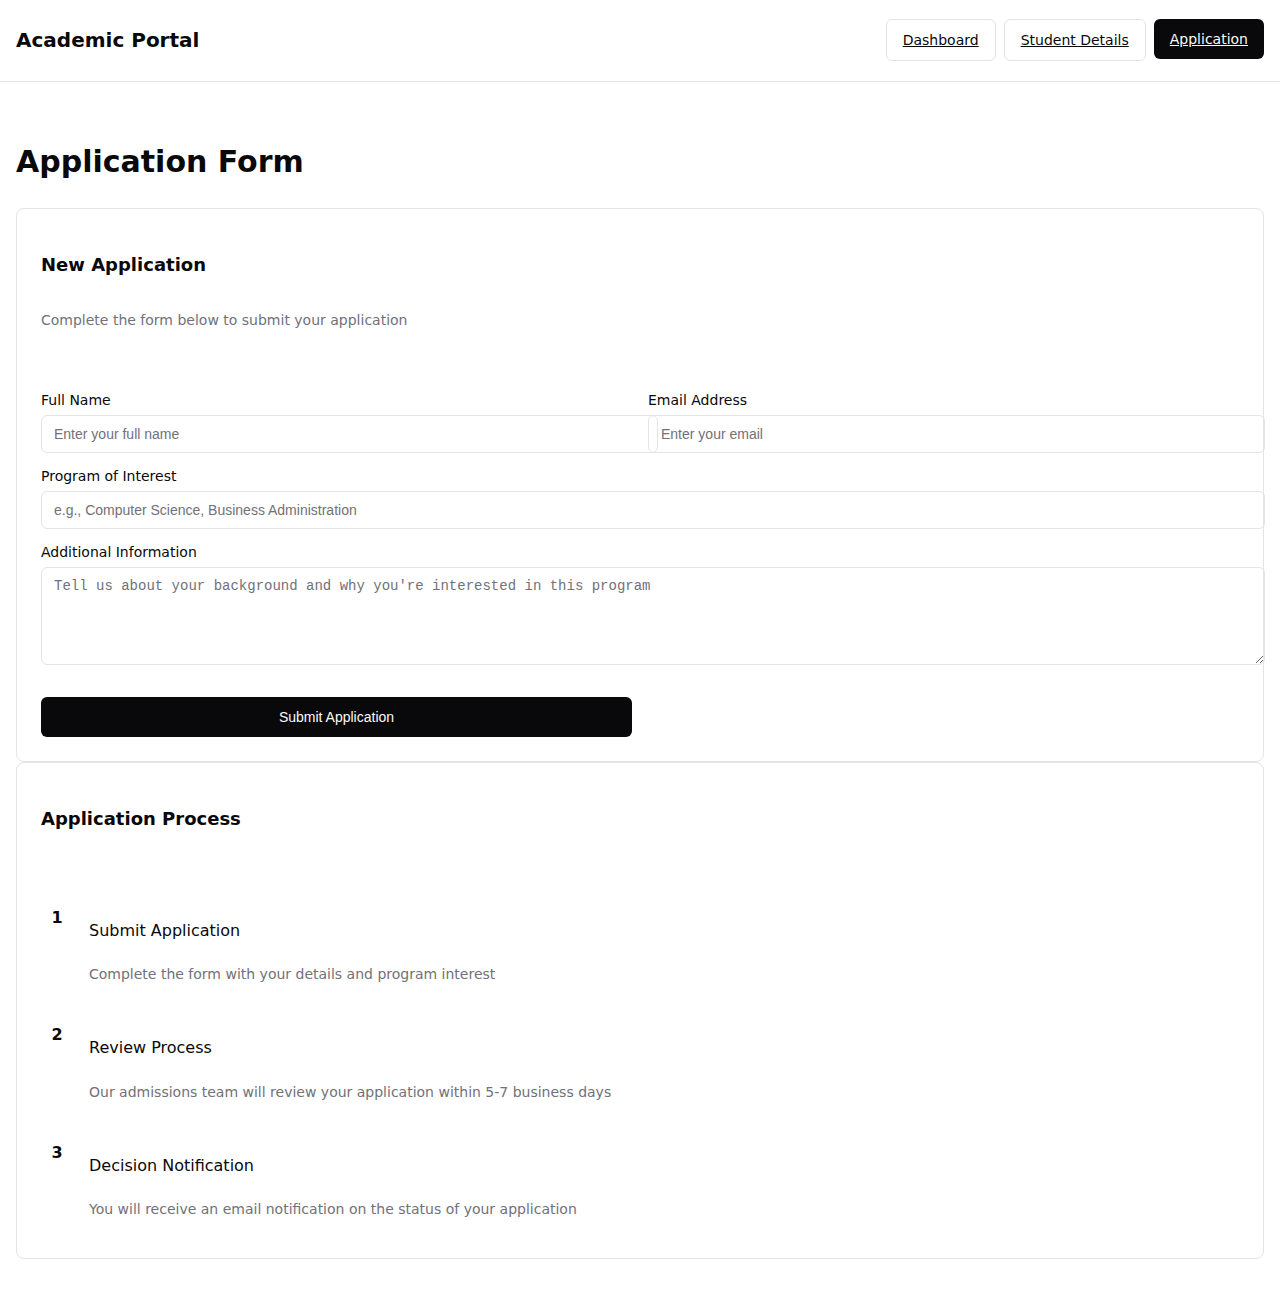
<file: application.html>
<!DOCTYPE html>
<html lang="en">
<head>
  <meta charset="UTF-8">
  <meta name="viewport" content="width=device-width, initial-scale=1.0">
  <title>Academic Portal - Application</title>
  <link rel="stylesheet" href="style.css">
</head>
<body class="bg-background text-foreground">

  <header class="header">
    <div class="container nav-container">
      <nav class="nav">
        <h1 class="logo">Academic Portal</h1>
        <div class="nav-links">
          <a href="index.html" class="button button-outline">Dashboard</a>
          <a href="student.html" class="button button-outline">Student Details</a>
          <a href="application.html" class="button button-default">Application</a>
        </div>
      </nav>
    </div>
  </header>

  <main class="container page-content">
    <h2 class="page-title">Application Form</h2>
    
    <div class="card">
      <div class="card-header">
        <h3 class="card-title">New Application</h3>
        <p class="card-description">Complete the form below to submit your application</p>
      </div>
      <div class="card-content">
        <form action="#" method="post" class="form-grid">
          <div class="input-group">
            <label for="name" class="label">Full Name</label>
            <input type="text" id="name" name="name" placeholder="Enter your full name" required class="input" />
          </div>
          
          <div class="input-group">
            <label for="email" class="label">Email Address</label>
            <input type="email" id="email" name="email" placeholder="Enter your email" required class="input" />
          </div>
          
          <div class="input-group full-width">
            <label for="program" class="label">Program of Interest</label>
            <input type="text" id="program" name="program" placeholder="e.g., Computer Science, Business Administration" required class="input" />
          </div>
          
          <div class="input-group full-width">
            <label for="message" class="label">Additional Information</label>
            <textarea id="message" name="message" rows="4" placeholder="Tell us about your background and why you're interested in this program" class="textarea"></textarea>
          </div>
          
          <button type="submit" class="submit-button">
            Submit Application
          </button>
        </form>
      </div>
    </div>
    
    <div class="card">
      <div class="card-header">
        <h3 class="card-title">Application Process</h3>
      </div>
      <div class="card-content">
        <div class="process-list">
          <div class="process-item">
            <div class="process-number">1</div>
            <div>
              <h4 class="process-heading">Submit Application</h4>
              <p class="process-text">Complete the form with your details and program interest</p>
            </div>
          </div>
          
          <div class="process-item">
            <div class="process-number">2</div>
            <div>
              <h4 class="process-heading">Review Process</h4>
              <p class="process-text">Our admissions team will review your application within 5-7 business days</p>
            </div>
          </div>
          
          <div class="process-item">
            <div class="process-number">3</div>
            <div>
              <h4 class="process-heading">Decision Notification</h4>
              <p class="process-text">You will receive an email notification on the status of your application</p>
            </div>
          </div>
        </div>
      </div>
    </div>
  </main>
</body>
</html>
</file>
<file: style.css>
/* Color Variables (from Shadcn UI) */
:root {
  --background: #ffffff;
  --foreground: #09090b;
  --primary: #09090b;
  --primary-foreground: #fafafa;
  --muted: #f4f4f5;
  --muted-foreground: #71717a;
  --border: #e4e4e7;
}

body {
  font-family: ui-sans-serif, system-ui, sans-serif;
  margin: 0;
  line-height: 1.5;
  background-color: var(--background);
  color: var(--foreground);
}

/* Base Styles */
.container {
  max-width: 1280px;
  margin-left: auto;
  margin-right: auto;
  padding-left: 1rem;
  padding-right: 1rem;
}

/* Navigation */
.header {
  border-bottom: 1px solid var(--border);
  background-color: var(--background);
}

.nav-container {
  padding-top: 0.75rem;
  padding-bottom: 0.75rem;
}

.nav {
  display: flex;
  flex-direction: column;
  justify-content: space-between;
  align-items: center;
  gap: 1rem;
}

@media (min-width: 640px) {
  .nav {
    flex-direction: row;
  }
}

.logo {
  font-size: 1.25rem;
  font-weight: 700;
  color: var(--primary);
}

.nav-links {
  display: flex;
  gap: 0.5rem;
}

/* Buttons */
.button {
  display: inline-flex;
  align-items: center;
  justify-content: center;
  white-space: nowrap;
  border-radius: 0.375rem;
  font-size: 0.875rem;
  font-weight: 500;
  height: 2.5rem;
  padding-left: 1rem;
  padding-right: 1rem;
  transition-property: color, background-color, border-color, text-decoration-color, fill, stroke;
  transition-timing-function: cubic-bezier(0.4, 0, 0.2, 1);
  transition-duration: 150ms;
}

.button-default {
  background-color: var(--primary);
  color: var(--primary-foreground);
}

.button-default:hover {
  background-color: rgba(var(--primary), 0.9);
}

.button-outline {
  border: 1px solid var(--border);
  background-color: transparent;
  color: var(--foreground);
}

.button-outline:hover {
  background-color: var(--muted);
}

/* Page Content */
.page-content {
  padding-top: 2rem;
  padding-bottom: 2rem;
}

.page-title {
  font-size: 1.875rem;
  font-weight: 700;
  color: var(--foreground);
  margin-bottom: 1.5rem;
}

/* Cards */
.card {
  border-radius: 0.5rem;
  border: 1px solid var(--border);
  background-color: var(--background);
}

.card-header {
  display: flex;
  flex-direction: column;
  padding: 1.5rem;
}

.card-title {
  font-size: 1.125rem;
  font-weight: 600;
}

.card-description {
  font-size: 0.875rem;
  color: var(--muted-foreground);
}

.card-content {
  padding: 1.5rem;
}

/* Dashboard */
.stats-grid {
  display: grid;
  grid-template-columns: 1fr;
  gap: 1.5rem;
  margin-bottom: 2rem;
}

@media (min-width: 768px) {
  .stats-grid {
    grid-template-columns: repeat(3, 1fr);
  }
}

.stat-number {
  font-size: 2rem;
  font-weight: 700;
  color: var(--primary);
}

.stat-description {
  font-size: 0.875rem;
  color: var(--muted-foreground);
}

.activity-list {
  display: flex;
  flex-direction: column;
  gap: 1rem;
}

.activity-item {
  display: flex;
  align-items: flex-start;
  gap: 1rem;
}

.activity-icon {
  background-color: rgba(var(--primary), 0.1);
  padding: 0.5rem;
  border-radius: 9999px;
}

.icon {
  color: var(--primary);
}

.activity-text {
  font-weight: 500;
}

.activity-subtext {
  font-size: 0.875rem;
  color: var(--muted-foreground);
}

.activity-time {
  font-size: 0.75rem;
  color: var(--muted-foreground);
}

/* Student Details */
.student-profile-grid {
  display: grid;
  grid-template-columns: 1fr;
  gap: 2rem;
}

@media (min-width: 1024px) {
  .student-profile-grid {
    grid-template-columns: 1fr 2fr;
  }
}

.student-profile-card {
  text-align: center;
}

.profile-details {
  display: flex;
  flex-direction: column;
  align-items: center;
}

.profile-photo {
  border-radius: 9999px;
  width: 8rem;
  height: 8rem;
  object-fit: cover;
  margin-bottom: 1rem;
}

.profile-name {
  font-size: 1.25rem;
  font-weight: 600;
}

.profile-major {
  color: var(--muted-foreground);
}

.profile-id {
  font-size: 0.875rem;
  color: var(--muted-foreground);
  margin-top: 0.5rem;
}

.academic-details {
  display: grid;
  grid-template-columns: 1fr;
  gap: 1.5rem;
}

@media (min-width: 768px) {
  .academic-details {
    grid-template-columns: repeat(2, 1fr);
  }
}

.details-heading {
  font-weight: 500;
  margin-bottom: 0.5rem;
}

.info-list {
  display: flex;
  flex-direction: column;
  gap: 0.5rem;
  font-size: 0.875rem;
}

.label-text {
  color: var(--muted-foreground);
}

.current-courses {
  margin-top: 1.5rem;
}

.course-list {
  border: 1px solid var(--border);
  border-radius: 0.375rem;
}

.course-item {
  padding: 0.75rem;
  display: flex;
  justify-content: space-between;
  align-items: center;
  border-bottom: 1px solid var(--border);
}

.course-item:last-child {
  border-bottom: none;
}

.course-grade {
  color: var(--primary);
  font-weight: 500;
}

/* Application Form */
.form-grid {
  display: flex;
  flex-wrap: wrap;
  gap: 1rem;
}

@media (min-width: 768px) {
  .form-grid {
    display: grid;
    grid-template-columns: 1fr 1fr;
    gap: 1rem;
  }
}

.input-group {
  display: flex;
  flex-direction: column;
  gap: 0.5rem;
  width: 100%;
}

.input-group.full-width {
  grid-column: 1 / -1;
}

.label {
  font-size: 0.875rem;
  font-weight: 500;
  line-height: 1;
}

.input,
.textarea {
  display: flex;
  width: 100%;
  border-radius: 0.375rem;
  border: 1px solid var(--border);
  background-color: transparent;
  padding: 0.5rem 0.75rem;
  font-size: 0.875rem;
  line-height: 1.25rem;
  color: var(--foreground);
  transition-property: color, background-color, border-color, box-shadow;
  transition-duration: 150ms;
}

.input::placeholder,
.textarea::placeholder {
  color: var(--muted-foreground);
}

.input:focus,
.textarea:focus {
  outline: 2px solid var(--primary);
  outline-offset: 2px;
}

.submit-button {
  width: 100%;
  margin-top: 1rem;
  /* Reusing button styles */
  display: inline-flex;
  align-items: center;
  justify-content: center;
  white-space: nowrap;
  border-radius: 0.375rem;
  font-size: 0.875rem;
  font-weight: 500;
  height: 2.5rem;
  padding-left: 1rem;
  padding-right: 1rem;
  background-color: var(--primary);
  color: var(--primary-foreground);
  border: none;
  cursor: pointer;
}

@media (min-width: 768px) {
  .submit-button {
    width: auto;
  }
}

.submit-button:hover {
  background-color: rgba(var(--primary), 0.9);
}

.process-list {
  display: flex;
  flex-direction: column;
  gap: 1rem;
}

.process-item {
  display: flex;
  align-items: flex-start;
  gap: 1rem;
}

.process-number {
  background-color: rgba(var(--primary), 0.1);
  color: var(--primary);
  border-radius: 9999px;
  width: 2rem;
  height: 2rem;
  display: flex;
  align-items: center;
  justify-content: center;
  font-weight: 700;
  margin-top: 0.25rem;
}

.process-heading {
  font-weight: 500;
}

.process-text {
  font-size: 0.875rem;
  color: var(--muted-foreground);
}
/* Charts Section */
.charts-grid {
  display: grid;
  grid-template-columns: 1fr;
  gap: 1.5rem;
  margin-top: 2rem;
}

@media (min-width: 768px) {
  .charts-grid {
    grid-template-columns: repeat(2, 1fr);
  }
}

.chart-container {
  max-width: 100%;
}
</file>
